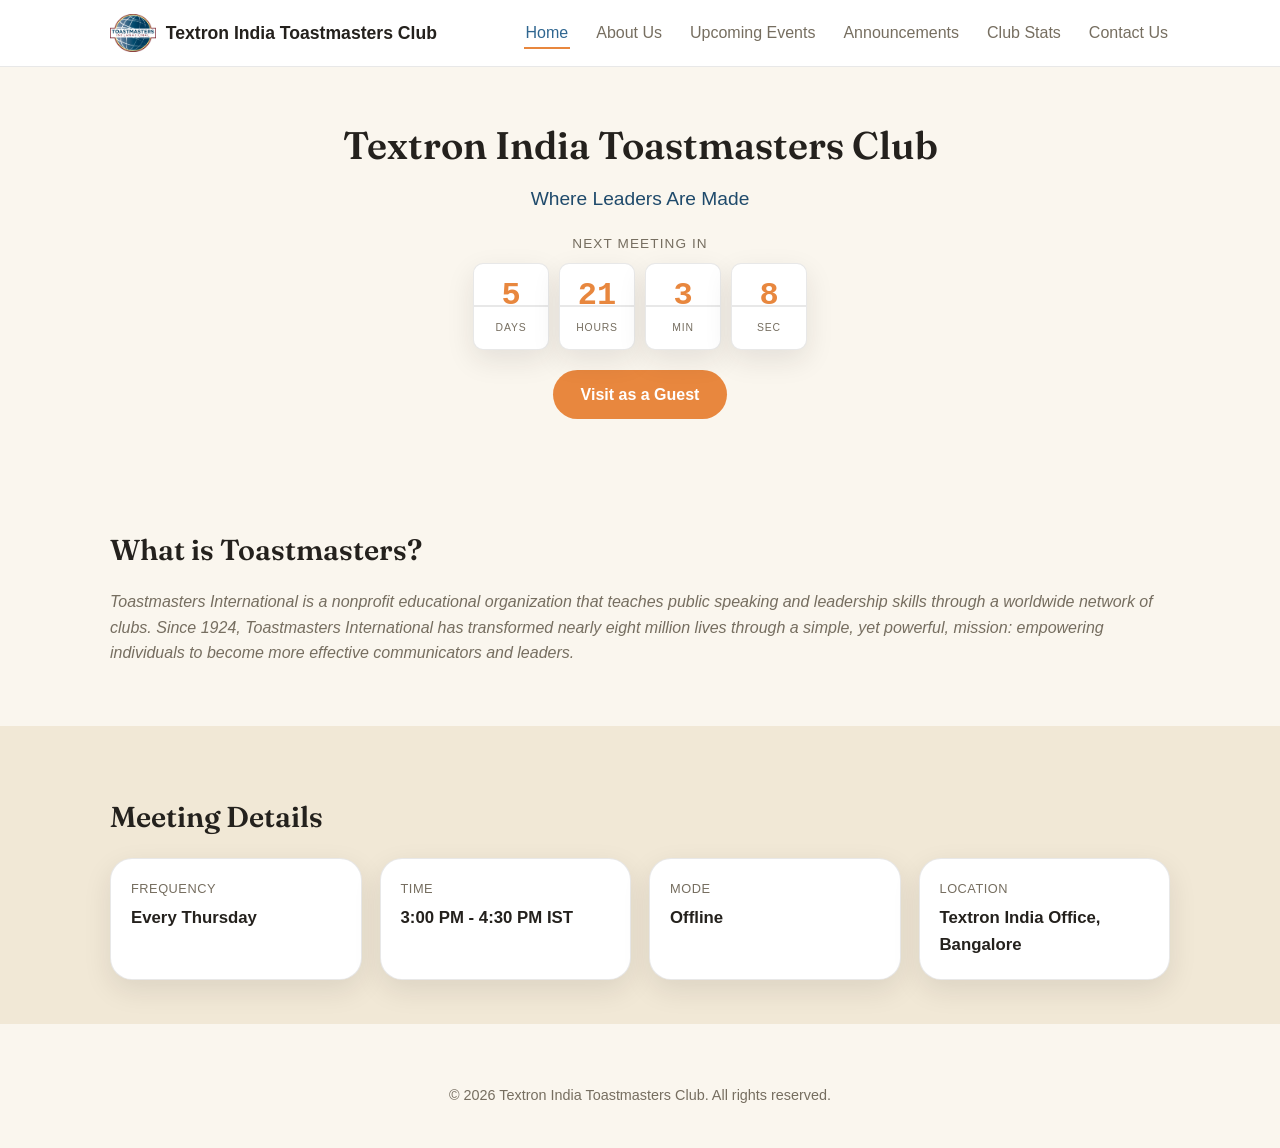
<file: index.html>
<!DOCTYPE html>
<html lang="en">
<head>
  <meta charset="UTF-8" />
  <meta name="viewport" content="width=device-width, initial-scale=1.0" />
  <title>Textron India Toastmasters Club | Home</title>
  <meta name="description" content="Textron India Toastmasters Club - building confident speakers and leaders." />
  <link rel="icon" type="image/png" href="assets/favicon.png" />
  <link rel="stylesheet" href="css/style.css" />
</head>
<body>
  <header class="site-header">
    <nav class="nav">
      <a href="index.html" class="nav-brand"><img src="assets/logo/toastmasters-logo.png" alt="Toastmasters Logo" class="logo" onerror="this.remove()" /> Textron India Toastmasters Club</a>
      <button class="nav-toggle" aria-label="Toggle navigation">&#9776;</button>
      <ul class="nav-links">
        <li><a href="index.html">Home</a></li>
        <li><a href="about.html">About Us</a></li>
        <li><a href="events.html">Upcoming Events</a></li>
        <li><a href="announcements.html">Announcements</a></li>
        <li><a href="stats.html">Club Stats</a></li>
        <li><a href="contact.html">Contact Us</a></li>
      </ul>
    </nav>
  </header>

  <main>
    <section class="hero">
      <div class="container" id="hero-content">
        <h1 id="club-name">Textron India Toastmasters Club</h1>
        <p class="tagline" id="club-tagline">Where Leaders Are Made</p>

        <p class="countdown-label" id="countdown-label">Next meeting in</p>
        <div class="countdown" id="countdown">
          <p class="loading-msg">Loading next meeting details...</p>
        </div>

        <div>
          <a href="#join" class="btn" id="guest-cta">Visit as a Guest</a>
        </div>
      </div>
    </section>

    <section>
      <div class="container">
        <h2>What is Toastmasters?</h2>
        <p id="what-is-toastmasters" class="loading-msg">Loading...</p>
      </div>
    </section>

    <section class="alt" id="join">
      <div class="container">
        <h2>Meeting Details</h2>
        <div class="meeting-details">
          <div class="detail-card">
            <div class="label">Frequency</div>
            <div class="value" id="meeting-frequency">-</div>
          </div>
          <div class="detail-card">
            <div class="label">Time</div>
            <div class="value" id="meeting-time">-</div>
          </div>
          <div class="detail-card">
            <div class="label">Mode</div>
            <div class="value" id="meeting-mode">-</div>
          </div>
          <div class="detail-card">
            <div class="label">Location</div>
            <div class="value" id="meeting-location">-</div>
          </div>
        </div>
      </div>
    </section>
  </main>

  <footer class="site-footer">
    <p>&copy; <span id="footer-year"></span> Textron India Toastmasters Club. All rights reserved.</p>
  </footer>

  <script src="js/main.js"></script>
  <script src="js/home.js"></script>
</body>
</html>
</file>
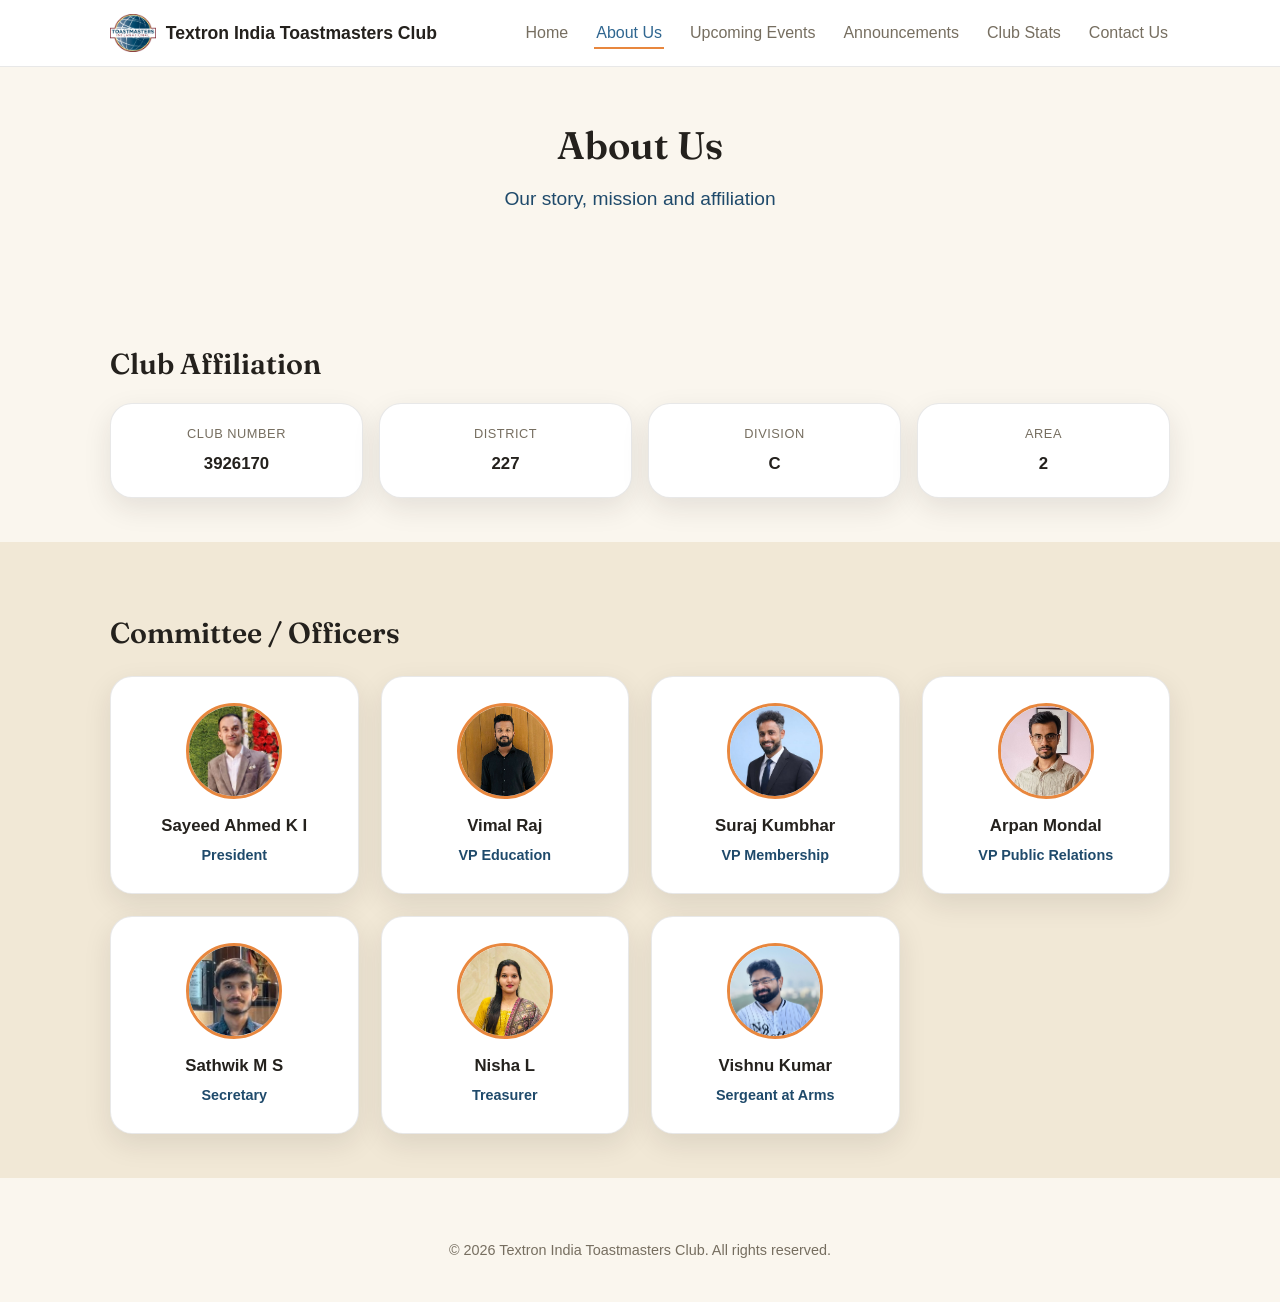
<file: about.html>
<!DOCTYPE html>
<html lang="en">
<head>
  <meta charset="UTF-8" />
  <meta name="viewport" content="width=device-width, initial-scale=1.0" />
  <title>Textron India Toastmasters Club | About Us</title>
  <meta name="description" content="Learn about the Textron India Toastmasters Club's history, mission and affiliation." />
  <link rel="icon" type="image/png" href="assets/favicon.png" />
  <link rel="stylesheet" href="css/style.css" />
</head>
<body>
  <header class="site-header">
    <nav class="nav">
      <a href="index.html" class="nav-brand"><img src="assets/logo/toastmasters-logo.png" alt="Toastmasters Logo" class="logo" onerror="this.remove()" /> Textron India Toastmasters Club</a>
      <button class="nav-toggle" aria-label="Toggle navigation">&#9776;</button>
      <ul class="nav-links">
        <li><a href="index.html">Home</a></li>
        <li><a href="about.html">About Us</a></li>
        <li><a href="events.html">Upcoming Events</a></li>
        <li><a href="announcements.html">Announcements</a></li>
        <li><a href="stats.html">Club Stats</a></li>
        <li><a href="contact.html">Contact Us</a></li>
      </ul>
    </nav>
  </header>

  <main>
    <section class="hero">
      <div class="container">
        <h1>About Us</h1>
        <p class="tagline">Our story, mission and affiliation</p>
      </div>
    </section>

    <section>
      <div class="container">
        <h2>Club Affiliation</h2>
        <div class="info-grid">
          <div class="detail-card">
            <div class="label">Club Number</div>
            <div class="value" id="club-number">-</div>
          </div>
          <div class="detail-card">
            <div class="label">District</div>
            <div class="value" id="club-district">-</div>
          </div>
          <div class="detail-card">
            <div class="label">Division</div>
            <div class="value" id="club-division">-</div>
          </div>
          <div class="detail-card">
            <div class="label">Area</div>
            <div class="value" id="club-area">-</div>
          </div>
        </div>
      </div>
    </section>

    <section class="alt">
      <div class="container">
        <h2>Committee / Officers</h2>
        <div class="officers-grid" id="officers-grid">
          <p class="loading-msg">Loading committee members...</p>
        </div>
      </div>
    </section>
  </main>

  <footer class="site-footer">
    <p>&copy; <span id="footer-year"></span> Textron India Toastmasters Club. All rights reserved.</p>
  </footer>

  <script src="js/main.js"></script>
  <script src="js/about.js"></script>
  <script src="js/committee.js"></script>
</body>
</html>
</file>
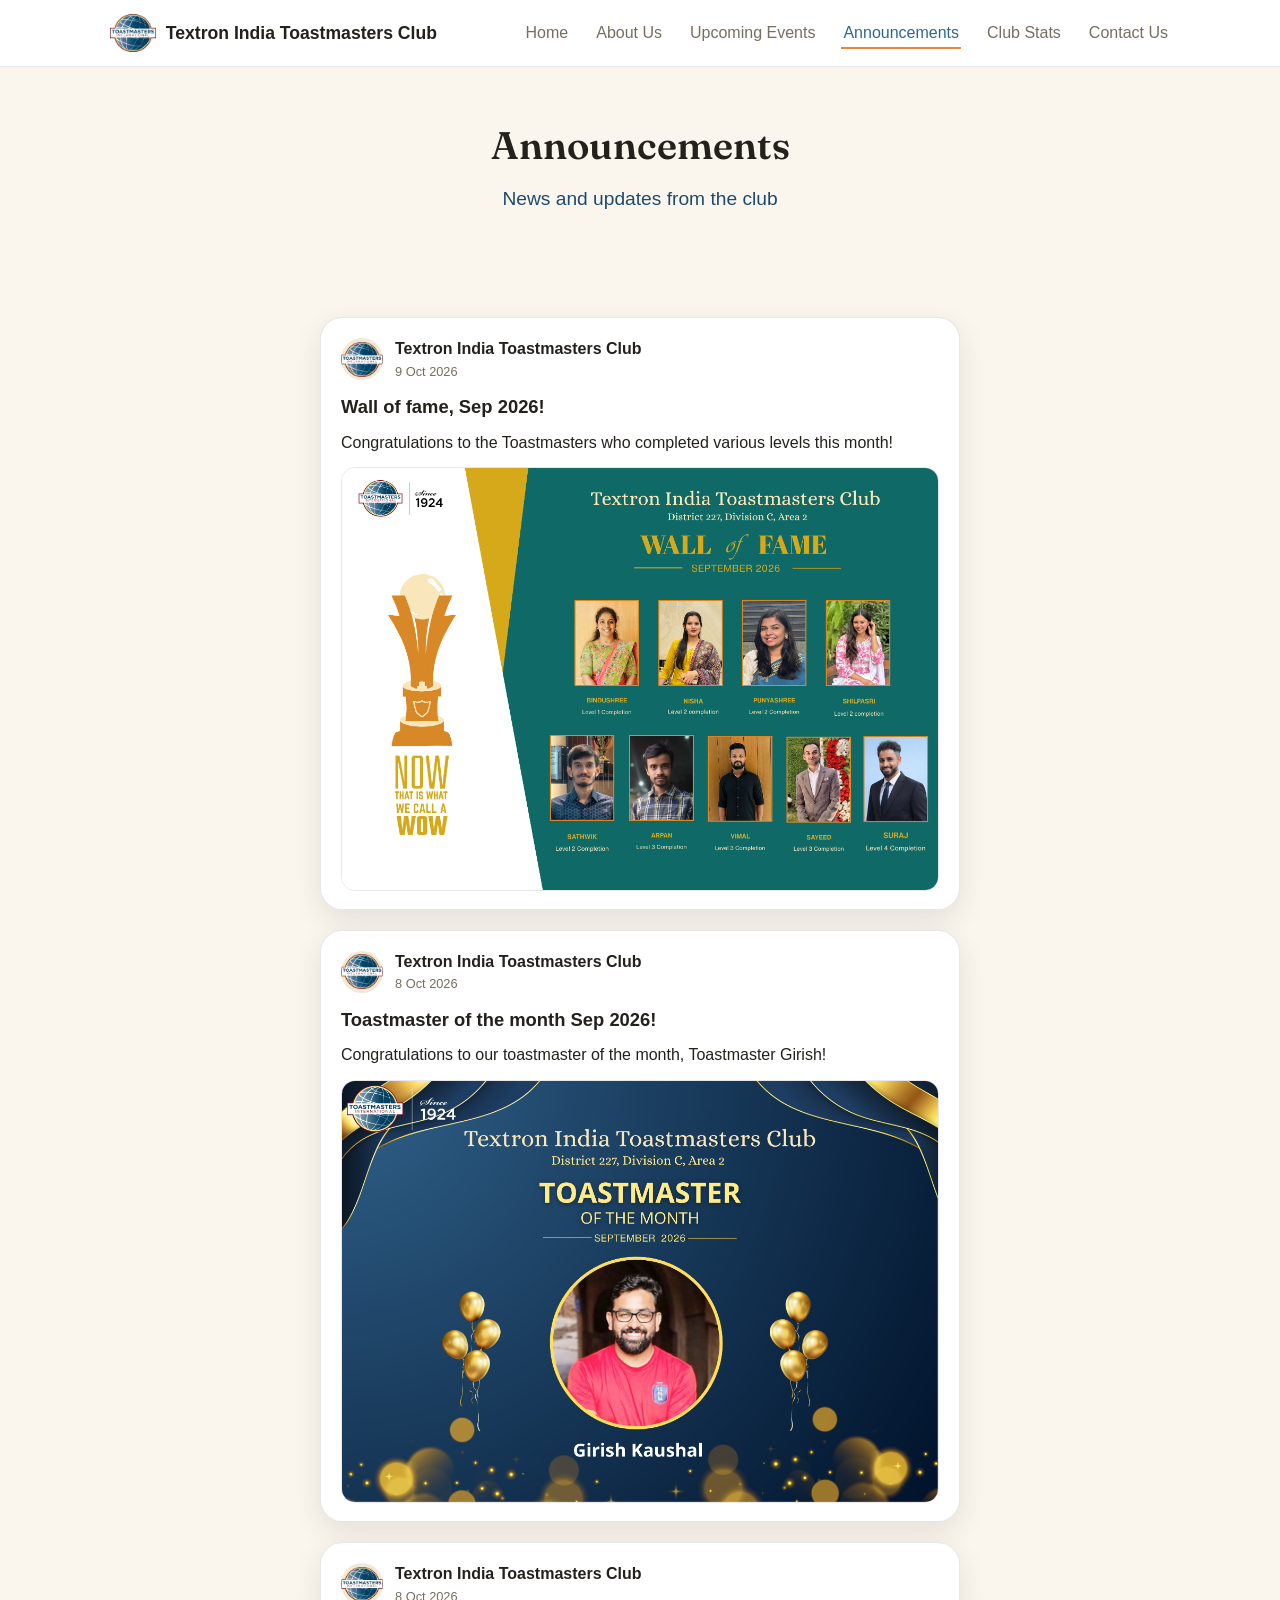
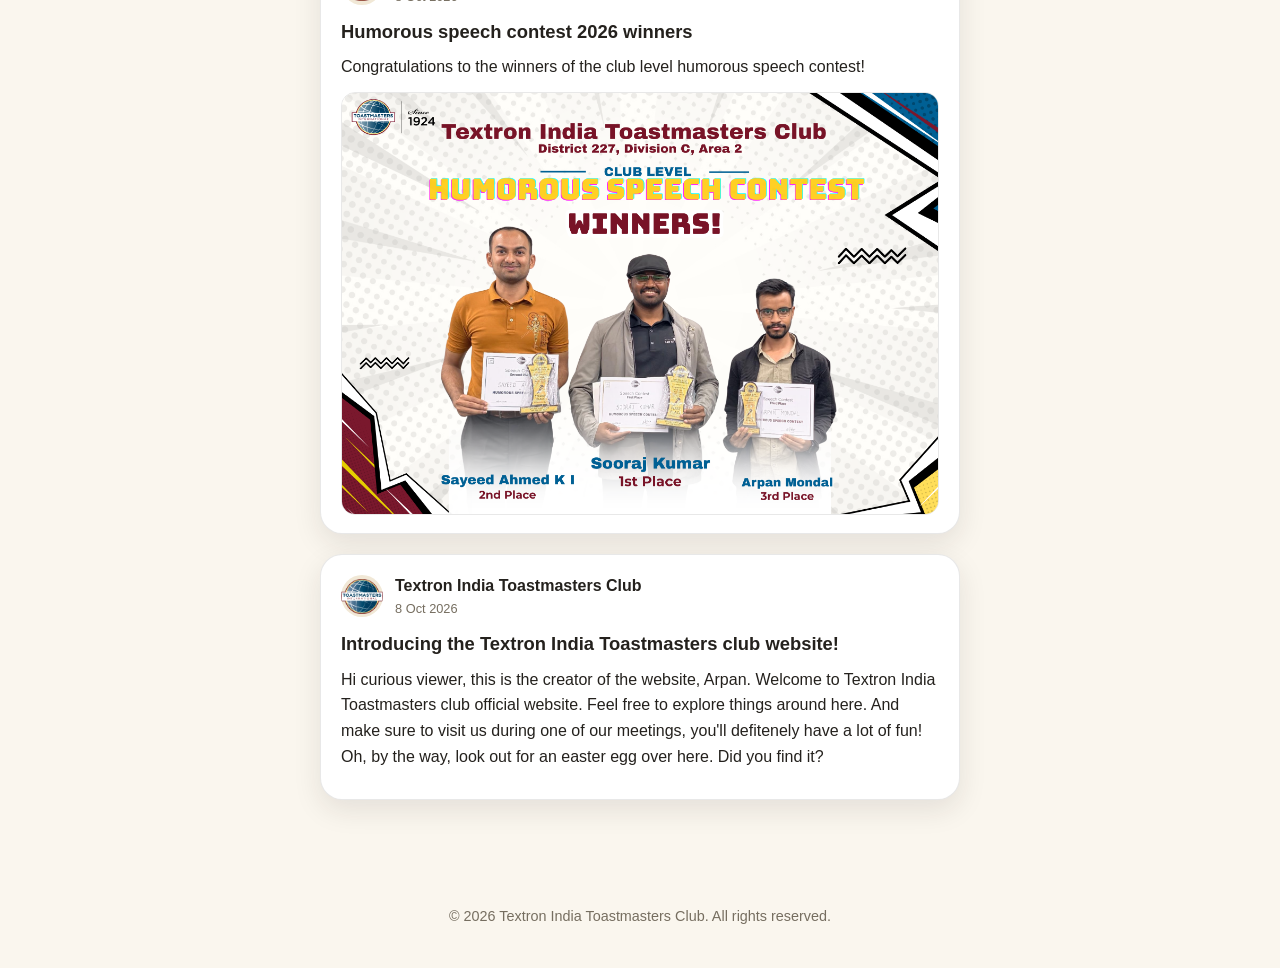
<file: announcements.html>
<!DOCTYPE html>
<html lang="en">
<head>
  <meta charset="UTF-8" />
  <meta name="viewport" content="width=device-width, initial-scale=1.0" />
  <title>Textron India Toastmasters Club | Announcements</title>
  <meta name="description" content="Latest announcements from the Textron India Toastmasters Club." />
  <link rel="icon" type="image/png" href="assets/favicon.png" />
  <link rel="stylesheet" href="css/style.css" />
</head>
<body>
  <header class="site-header">
    <nav class="nav">
      <a href="index.html" class="nav-brand"><img src="assets/logo/toastmasters-logo.png" alt="Toastmasters Logo" class="logo" onerror="this.remove()" /> Textron India Toastmasters Club</a>
      <button class="nav-toggle" aria-label="Toggle navigation">&#9776;</button>
      <ul class="nav-links">
        <li><a href="index.html">Home</a></li>
        <li><a href="about.html">About Us</a></li>
        <li><a href="events.html">Upcoming Events</a></li>
        <li><a href="announcements.html">Announcements</a></li>
        <li><a href="stats.html">Club Stats</a></li>
        <li><a href="contact.html">Contact Us</a></li>
      </ul>
    </nav>
  </header>

  <main>
    <section class="hero">
      <div class="container">
        <h1>Announcements</h1>
        <p class="tagline">News and updates from the club</p>
      </div>
    </section>

    <section>
      <div class="container">
        <div class="announcements-feed" id="announcements-feed">
          <p class="loading-msg">Loading announcements...</p>
        </div>
      </div>
    </section>
  </main>

  <footer class="site-footer">
    <p>&copy; <span id="footer-year"></span> Textron India Toastmasters Club. All rights reserved.</p>
  </footer>

  <script src="js/main.js"></script>
  <script src="js/announcements.js"></script>
</body>
</html>
</file>
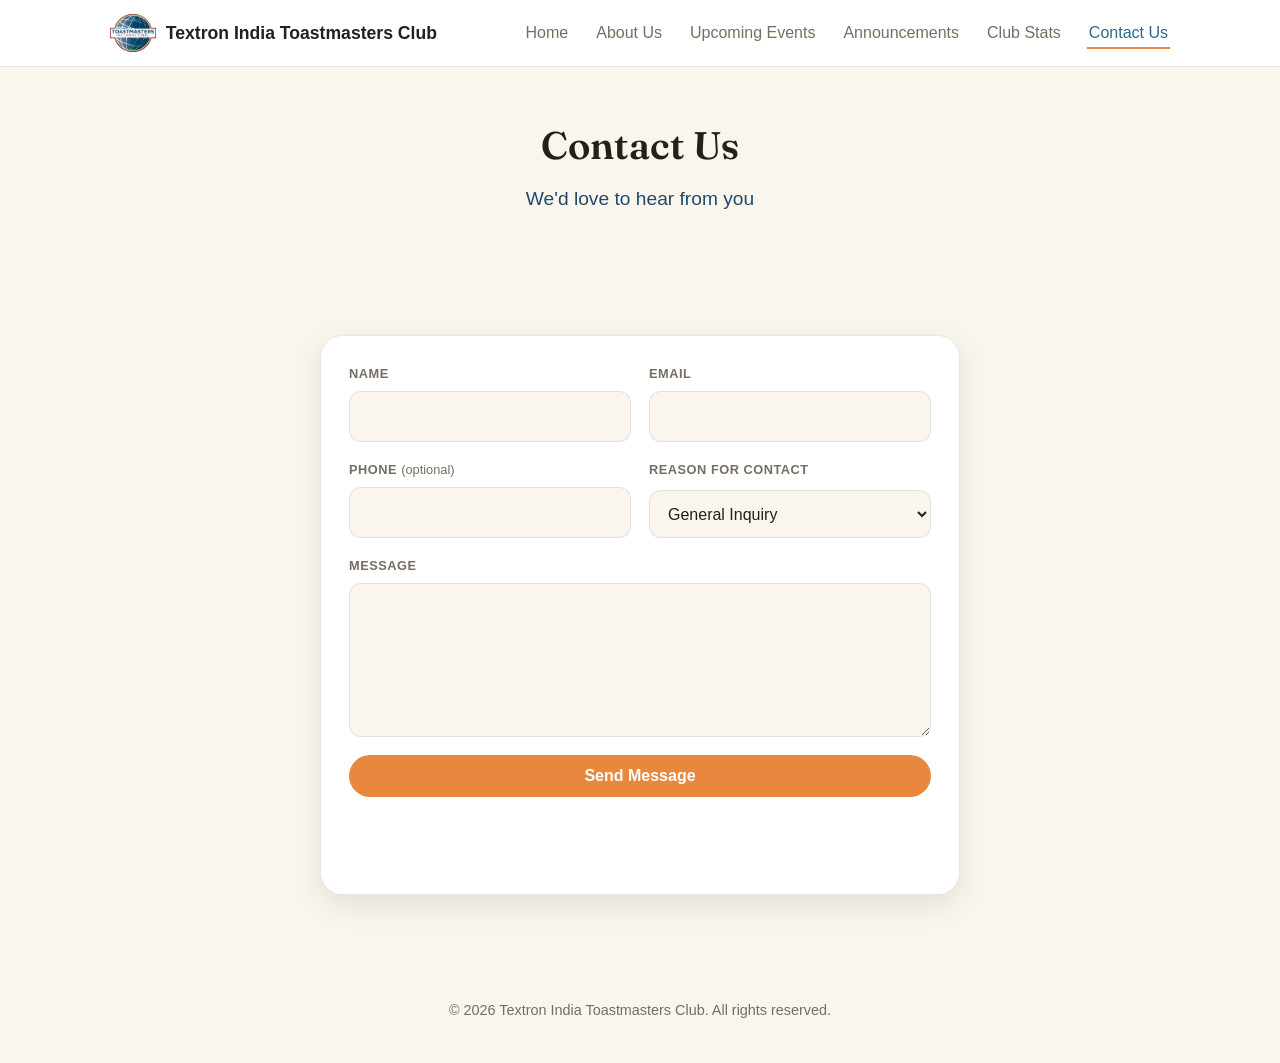
<file: contact.html>
<!DOCTYPE html>
<html lang="en">
<head>
  <meta charset="UTF-8" />
  <meta name="viewport" content="width=device-width, initial-scale=1.0" />
  <title>Textron India Toastmasters Club | Contact Us</title>
  <meta name="description" content="Get in touch with the Textron India Toastmasters Club." />
  <link rel="icon" type="image/png" href="assets/favicon.png" />
  <link rel="stylesheet" href="css/style.css" />
</head>
<body>
  <header class="site-header">
    <nav class="nav">
      <a href="index.html" class="nav-brand"><img src="assets/logo/toastmasters-logo.png" alt="Toastmasters Logo" class="logo" onerror="this.remove()" /> Textron India Toastmasters Club</a>
      <button class="nav-toggle" aria-label="Toggle navigation">&#9776;</button>
      <ul class="nav-links">
        <li><a href="index.html">Home</a></li>
        <li><a href="about.html">About Us</a></li>
        <li><a href="events.html">Upcoming Events</a></li>
        <li><a href="announcements.html">Announcements</a></li>
        <li><a href="stats.html">Club Stats</a></li>
        <li><a href="contact.html">Contact Us</a></li>
      </ul>
    </nav>
  </header>

  <main>
    <section class="hero">
      <div class="container">
        <h1>Contact Us</h1>
        <p class="tagline">We'd love to hear from you</p>
      </div>
    </section>

    <section>
      <div class="container">
        <form class="contact-form" id="contact-form" action="https://formspree.io/f/mjybqeak" method="POST">
          <div class="form-row">
            <div class="form-group">
              <label for="name">Name</label>
              <input type="text" id="name" name="name" required />
            </div>
            <div class="form-group">
              <label for="email">Email</label>
              <input type="email" id="email" name="email" required />
            </div>
          </div>
          <div class="form-row">
            <div class="form-group">
              <label for="phone">Phone <span class="optional">(optional)</span></label>
              <input type="tel" id="phone" name="phone" />
            </div>
            <div class="form-group">
              <label for="reason">Reason for contact</label>
              <select id="reason" name="reason">
                <option>General Inquiry</option>
                <option>Guest Visit / Attend a Meeting</option>
                <option>Membership Inquiry</option>
                <option>Feedback</option>
                <option>Other</option>
              </select>
            </div>
          </div>
          <div class="form-group">
            <label for="message">Message</label>
            <textarea id="message" name="message" rows="5" required></textarea>
          </div>
          <button type="submit" class="btn">Send Message</button>
          <p class="form-status" id="form-status" role="status"></p>
        </form>
      </div>
    </section>
  </main>

  <footer class="site-footer">
    <p>&copy; <span id="footer-year"></span> Textron India Toastmasters Club. All rights reserved.</p>
  </footer>

  <script src="js/main.js"></script>
  <script src="js/contact.js"></script>
</body>
</html>
</file>
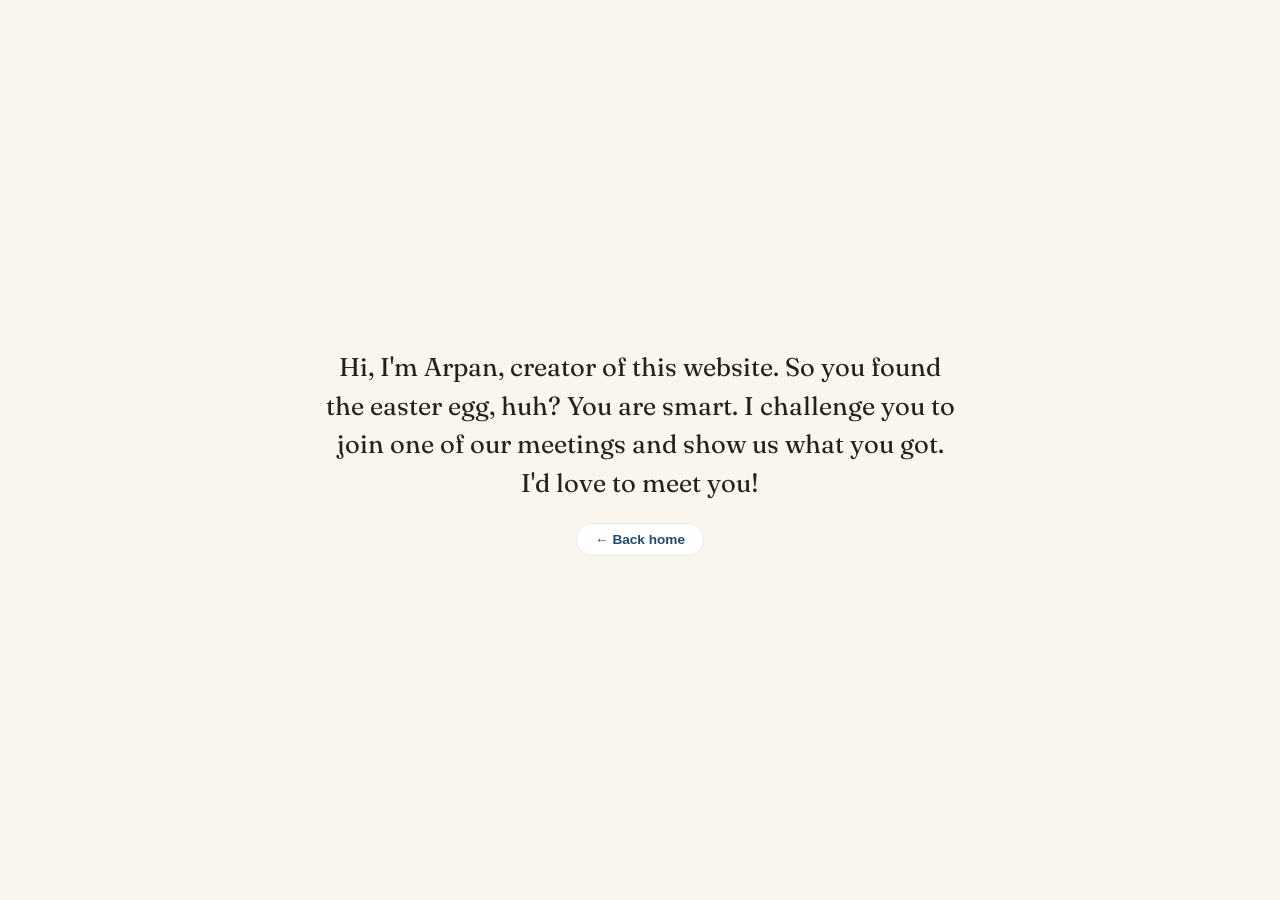
<file: secret.html>
<!DOCTYPE html>
<html lang="en">
<head>
  <meta charset="UTF-8" />
  <meta name="viewport" content="width=device-width, initial-scale=1.0" />
  <title>Textron India Toastmasters Club</title>
  <meta name="robots" content="noindex, nofollow" />
  <link rel="icon" type="image/png" href="assets/favicon.png" />
  <link rel="stylesheet" href="css/style.css" />
</head>
<body>
  <main>
    <section class="hero secret-hero">
      <div class="container">
        <p class="secret-message">
          Hi, I'm Arpan, creator of this website. So you found the easter egg,
          huh? You are smart. I challenge you to join one of our meetings and
          show us what you got. I'd love to meet you!
        </p>
        <a href="index.html" class="btn-link">&larr; Back home</a>
      </div>
    </section>
  </main>

  <script src="js/main.js"></script>
</body>
</html>
</file>
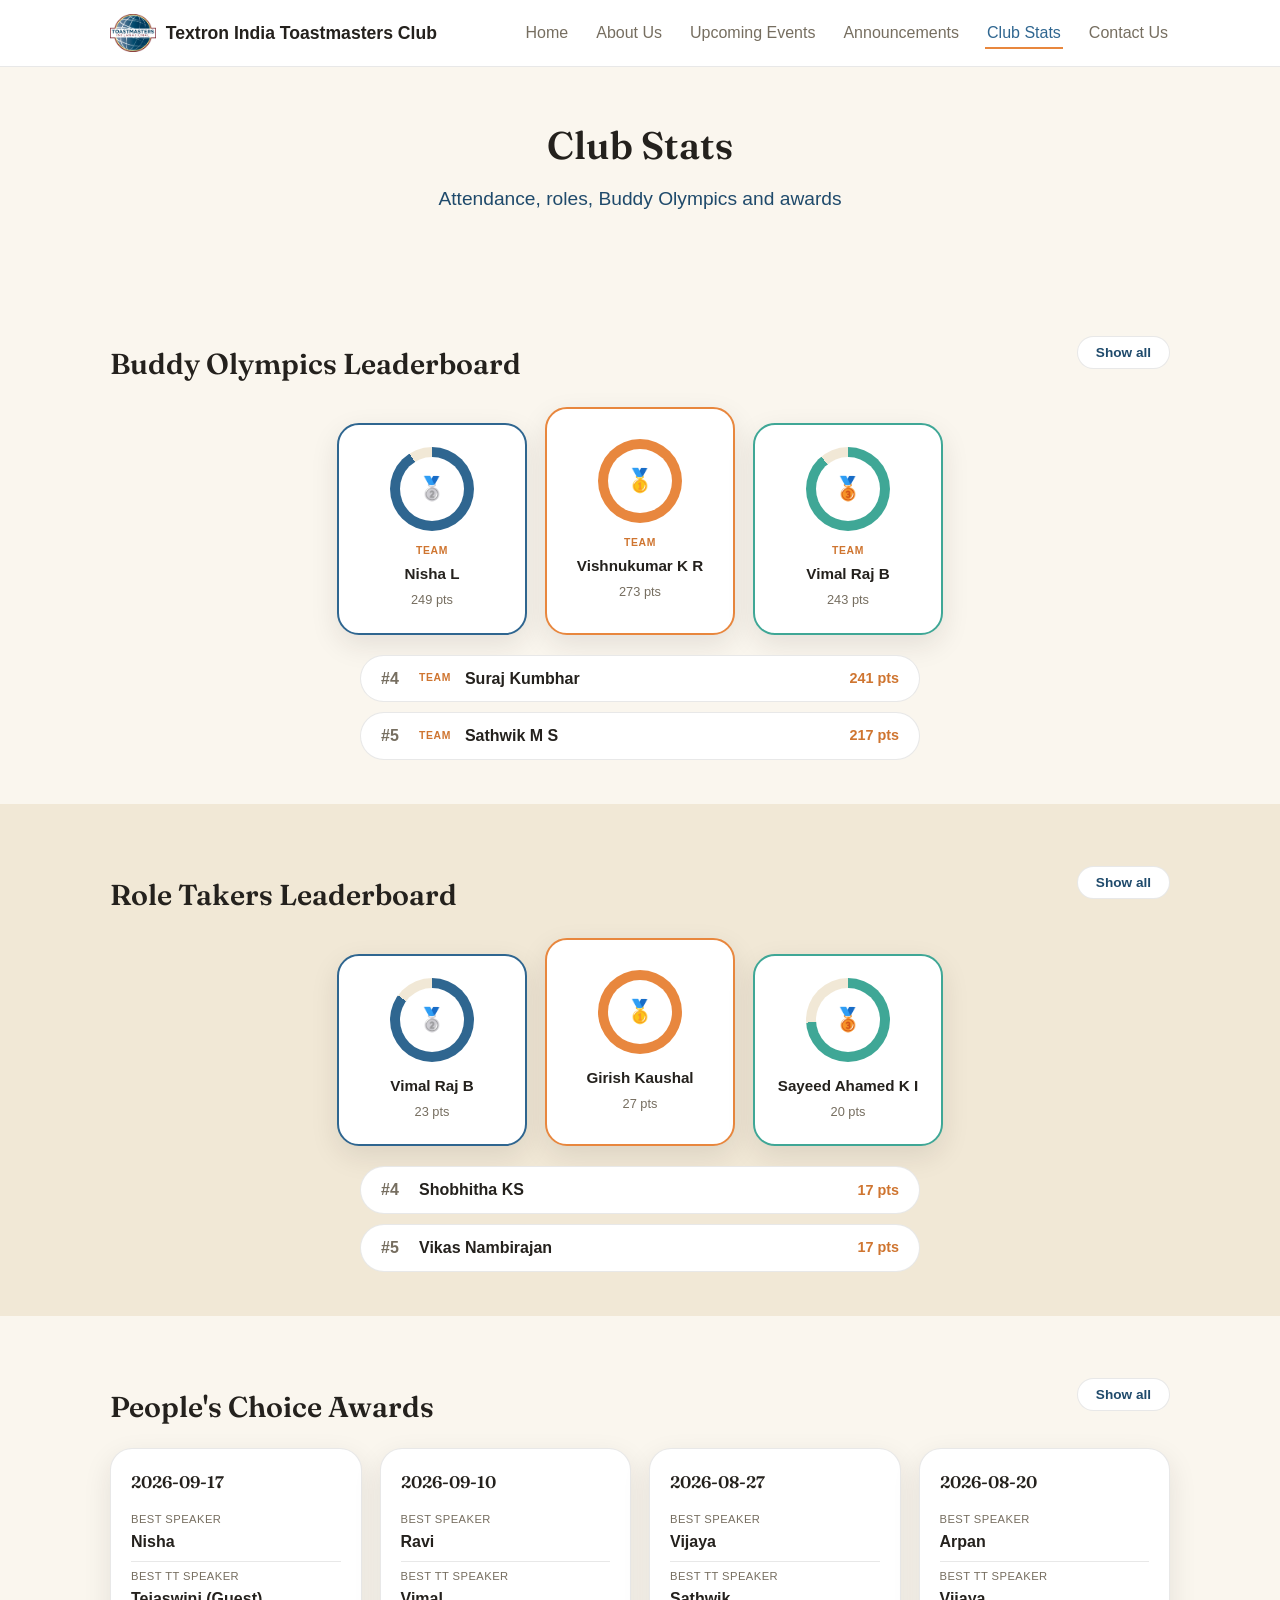
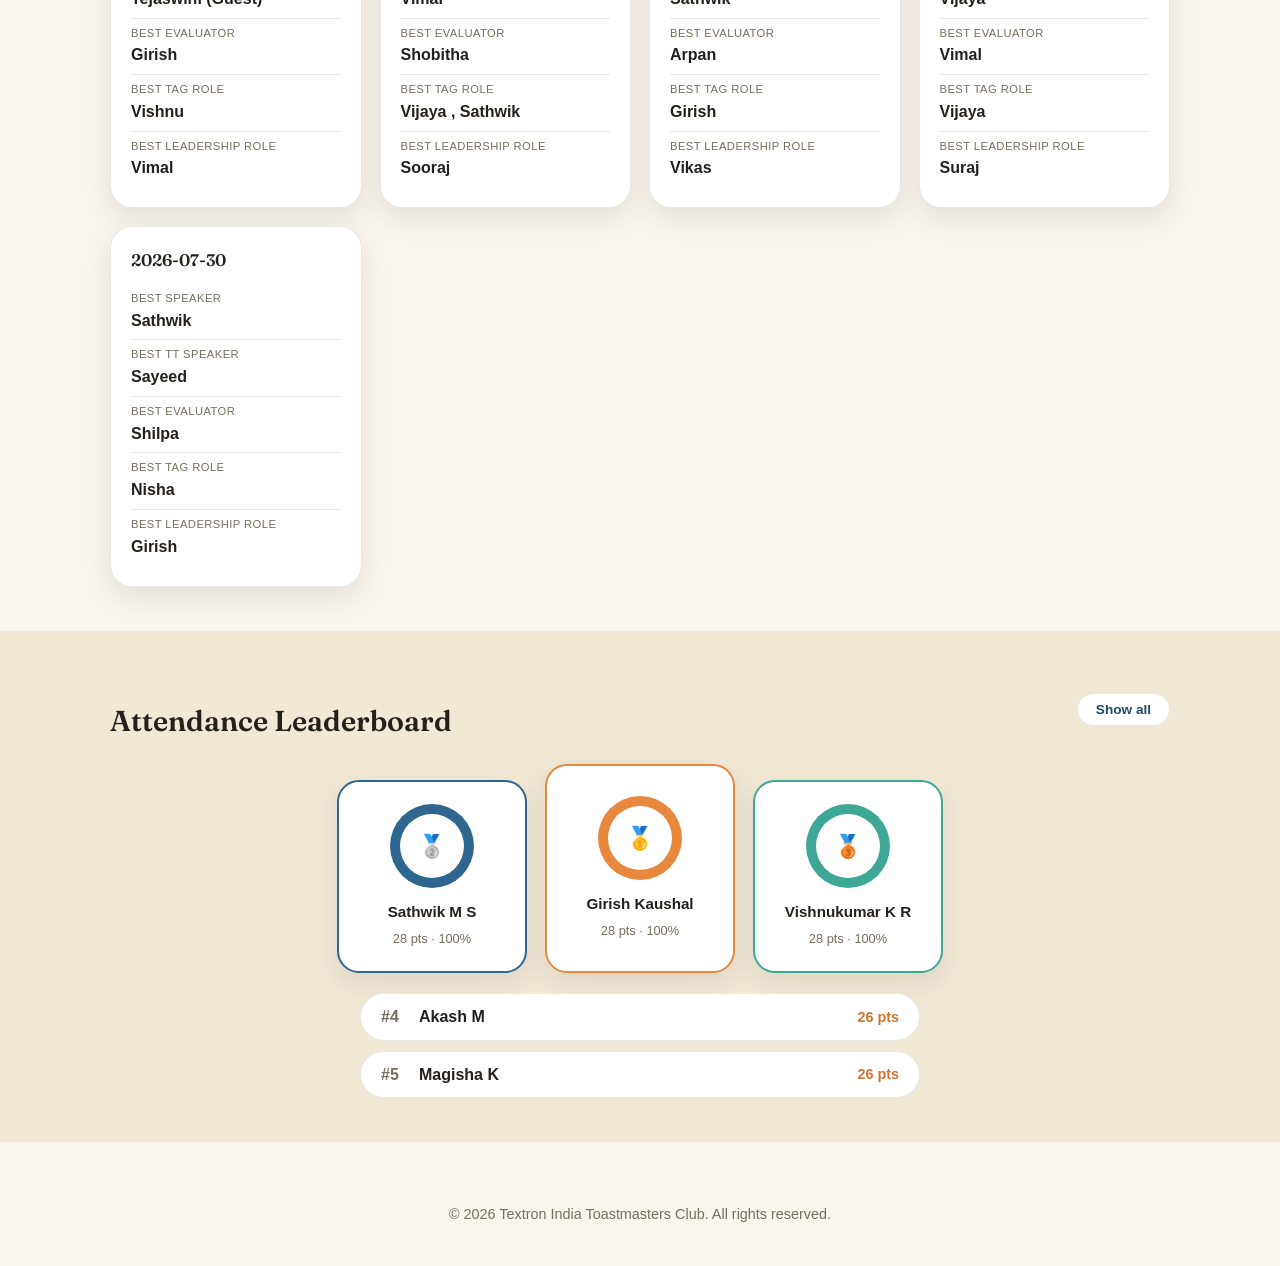
<file: stats.html>
<!DOCTYPE html>
<html lang="en">
<head>
  <meta charset="UTF-8" />
  <meta name="viewport" content="width=device-width, initial-scale=1.0" />
  <title>Textron India Toastmasters Club | Club Stats</title>
  <meta name="description" content="Attendance, role-taking, Buddy Olympics and People's Choice Award stats for the Textron India Toastmasters Club." />
  <link rel="icon" type="image/png" href="assets/favicon.png" />
  <link rel="stylesheet" href="css/style.css" />
</head>
<body>
  <header class="site-header">
    <nav class="nav">
      <a href="index.html" class="nav-brand"><img src="assets/logo/toastmasters-logo.png" alt="Toastmasters Logo" class="logo" onerror="this.remove()" /> Textron India Toastmasters Club</a>
      <button class="nav-toggle" aria-label="Toggle navigation">&#9776;</button>
      <ul class="nav-links">
        <li><a href="index.html">Home</a></li>
        <li><a href="about.html">About Us</a></li>
        <li><a href="events.html">Upcoming Events</a></li>
        <li><a href="announcements.html">Announcements</a></li>
        <li><a href="stats.html">Club Stats</a></li>
        <li><a href="contact.html">Contact Us</a></li>
      </ul>
    </nav>
  </header>

  <main>
    <section class="hero">
      <div class="container">
        <h1>Club Stats</h1>
        <p class="tagline">Attendance, roles, Buddy Olympics and awards</p>
      </div>
    </section>

    <section>
      <div class="container">
        <div class="section-head">
          <h2>Buddy Olympics Leaderboard</h2>
          <button class="btn-link" data-open-modal="buddy-olympics-modal">Show all</button>
        </div>
        <div class="chart" id="buddy-olympics-chart">
          <p class="loading-msg">Loading...</p>
        </div>
      </div>
    </section>

    <section class="alt">
      <div class="container">
        <div class="section-head">
          <h2>Role Takers Leaderboard</h2>
          <button class="btn-link" data-open-modal="role-takers-modal">Show all</button>
        </div>
        <div class="chart" id="role-takers-chart">
          <p class="loading-msg">Loading...</p>
        </div>
      </div>
    </section>

    <section>
      <div class="container">
        <div class="section-head">
          <h2>People's Choice Awards</h2>
          <button class="btn-link" data-open-modal="pca-modal">Show all</button>
        </div>
        <div class="pca-list" id="pca-list">
          <p class="loading-msg">Loading...</p>
        </div>
      </div>
    </section>

    <section class="alt">
      <div class="container">
        <div class="section-head">
          <h2>Attendance Leaderboard</h2>
          <button class="btn-link" data-open-modal="attendance-modal">Show all</button>
        </div>
        <div class="chart" id="attendance-chart">
          <p class="loading-msg">Loading...</p>
        </div>
      </div>
    </section>
  </main>

  <dialog class="modal" id="attendance-modal">
    <div class="modal-header">
      <h3>Attendance — Full List</h3>
      <button class="modal-close" data-close-modal aria-label="Close">&times;</button>
    </div>
    <div class="modal-body">
      <table class="stats-table" id="attendance-table">
        <thead>
          <tr><th>#</th><th>Name</th><th>Meetings Attended</th><th>Points</th><th>%</th></tr>
        </thead>
        <tbody></tbody>
      </table>
    </div>
  </dialog>

  <dialog class="modal" id="role-takers-modal">
    <div class="modal-header">
      <h3>Role Takers — Full List</h3>
      <button class="modal-close" data-close-modal aria-label="Close">&times;</button>
    </div>
    <div class="modal-body">
      <table class="stats-table" id="role-takers-table">
        <thead>
          <tr><th>#</th><th>Name</th><th>Role Points</th><th>Total (Attendance + Roles)</th></tr>
        </thead>
        <tbody></tbody>
      </table>
    </div>
  </dialog>

  <dialog class="modal" id="buddy-olympics-modal">
    <div class="modal-header">
      <h3>Buddy Olympics — Full List</h3>
      <button class="modal-close" data-close-modal aria-label="Close">&times;</button>
    </div>
    <div class="modal-body">
      <table class="stats-table" id="buddy-olympics-table">
        <thead>
          <tr><th>#</th><th>Team</th><th>Points</th></tr>
        </thead>
        <tbody></tbody>
      </table>
    </div>
  </dialog>

  <dialog class="modal" id="pca-modal">
    <div class="modal-header">
      <h3>People's Choice Awards — Full List</h3>
      <button class="modal-close" data-close-modal aria-label="Close">&times;</button>
    </div>
    <div class="modal-body">
      <div class="pca-list" id="pca-list-full"></div>
    </div>
  </dialog>

  <footer class="site-footer">
    <p>&copy; <span id="footer-year"></span> Textron India Toastmasters Club. All rights reserved.</p>
  </footer>

  <script src="js/main.js"></script>
  <script src="js/stats.js"></script>
</body>
</html>
</file>
<file: css/style.css>
/* ---------- Variables ---------- */
@import url("https://fonts.googleapis.com/css2?family=Fraunces:opsz,wght@9..144,600&display=swap");

:root {
  --cream: #faf6ee;
  --cream-soft: #f1e8d6;
  --card-bg: #ffffff;
  --ink: #24211d;
  --text-muted: #766e60;
  --blue: #2f6690;
  --blue-dark: #1f4a6b;
  --orange: #e8873e;
  --orange-dark: #cf7530;
  --border: rgba(36, 33, 29, 0.1);
  --radius: 22px;
  --radius-pill: 999px;
  --shadow: 0 10px 28px rgba(36, 33, 29, 0.1);
  --font-serif: "Fraunces", Georgia, serif;
  --max-width: 1100px;
}

* {
  box-sizing: border-box;
}

html {
  scroll-behavior: smooth;
}

body {
  margin: 0;
  font-family: "Segoe UI", Roboto, Helvetica, Arial, sans-serif;
  color: var(--ink);
  line-height: 1.6;
  background: var(--cream);
  min-height: 100vh;
}

img {
  max-width: 100%;
  display: block;
}

a {
  color: var(--blue);
  text-decoration: none;
}

a:hover {
  text-decoration: underline;
}

.container {
  max-width: var(--max-width);
  margin: 0 auto;
  padding: 0 20px;
}

/* ---------- Card helper ---------- */
.site-header,
.detail-card,
.officer-card {
  background: var(--card-bg);
  border: 1px solid var(--border);
}

/* ---------- Header / Nav ---------- */
.site-header {
  position: sticky;
  top: 0;
  z-index: 100;
  border-left: none;
  border-right: none;
  border-top: none;
}

.nav {
  display: flex;
  align-items: center;
  justify-content: space-between;
  padding: 14px 20px;
  max-width: var(--max-width);
  margin: 0 auto;
}

.nav-brand {
  display: flex;
  align-items: center;
  gap: 10px;
  font-weight: 700;
  font-size: 1.1rem;
  color: var(--ink);
}

.nav-brand:hover {
  text-decoration: none;
}

.logo {
  height: 38px;
  width: auto;
}

.nav-links {
  display: flex;
  gap: 24px;
  list-style: none;
  margin: 0;
  padding: 0;
}

.nav-links a {
  color: var(--text-muted);
  font-weight: 500;
  padding: 6px 2px;
  border-bottom: 2px solid transparent;
}

.nav-links a:hover,
.nav-links a.active {
  color: var(--blue);
  border-bottom-color: var(--orange);
  text-decoration: none;
}

.nav-toggle {
  display: none;
  background: none;
  border: none;
  font-size: 1.6rem;
  cursor: pointer;
  color: var(--ink);
}

@media (max-width: 720px) {
  .nav-toggle {
    display: block;
  }

  .nav-links {
    position: absolute;
    top: 100%;
    left: 0;
    right: 0;
    background: var(--card-bg);
    flex-direction: column;
    gap: 0;
    display: none;
    border-bottom: 1px solid var(--border);
  }

  .nav-links.open {
    display: flex;
  }

  .nav-links li {
    border-top: 1px solid var(--border);
  }

  .nav-links a {
    display: block;
    padding: 14px 20px;
  }
}

/* ---------- Hero ---------- */
.hero {
  text-align: center;
  padding: 48px 20px 40px;
}

.hero h1 {
  font-size: 2.4rem;
  margin: 0 0 8px;
  font-family: var(--font-serif);
  font-weight: 600;
  color: var(--ink);
}

.hero p.tagline {
  font-size: 1.2rem;
  color: var(--blue-dark);
  margin: 0 0 18px;
}

.month-picker {
  display: inline-flex;
  align-items: center;
  gap: 10px;
  background: var(--card-bg);
  border: 1px solid var(--border);
  border-radius: var(--radius-pill);
  padding: 8px 18px;
  box-shadow: var(--shadow);
}

.month-picker label {
  font-size: 0.8rem;
  text-transform: uppercase;
  letter-spacing: 0.04em;
  color: var(--text-muted);
  font-weight: 600;
}

.month-picker select {
  border: none;
  background: transparent;
  font-weight: 700;
  color: var(--ink);
  font-size: 0.95rem;
  cursor: pointer;
}

.countdown-label {
  text-transform: uppercase;
  letter-spacing: 0.08em;
  font-size: 0.85rem;
  color: var(--text-muted);
  margin-bottom: 8px;
}

.btn {
  display: inline-block;
  background: var(--orange);
  color: #fff;
  font-weight: 700;
  padding: 12px 28px;
  border-radius: var(--radius-pill);
  border: none;
  cursor: pointer;
  font-size: 1rem;
}

.btn:hover {
  background: var(--orange-dark);
  text-decoration: none;
}

/* ---------- Countdown (flip clock) ---------- */
.countdown {
  display: flex;
  justify-content: center;
  gap: 10px;
  margin: 8px 0 20px;
  flex-wrap: wrap;
}

.countdown-box {
  position: relative;
  background: var(--card-bg);
  border: 1px solid var(--border);
  border-radius: 10px;
  padding: 16px 16px 12px;
  min-width: 76px;
  box-shadow: var(--shadow);
  overflow: hidden;
}

/* the crease down the middle, like a real flip-clock tile */
.countdown-box::before {
  content: "";
  position: absolute;
  top: 50%;
  left: 0;
  right: 0;
  height: 2px;
  background: var(--border);
  transform: translateY(-50%);
}

.countdown-box .num {
  position: relative;
  font-family: "Courier New", monospace;
  font-size: 2rem;
  font-weight: 700;
  display: block;
  line-height: 1;
  color: var(--orange);
}

.countdown-box .label {
  position: relative;
  font-size: 0.65rem;
  text-transform: uppercase;
  letter-spacing: 0.08em;
  color: var(--text-muted);
  margin-top: 8px;
  display: block;
}

.happening-now {
  display: inline-block;
  background: var(--orange);
  color: #fff;
  font-weight: 700;
  font-size: 1.1rem;
  padding: 14px 28px;
  border-radius: var(--radius-pill);
  box-shadow: var(--shadow);
}

/* ---------- Sections ---------- */
section {
  padding: 44px 0;
}

section.alt {
  background: var(--cream-soft);
}

h2 {
  font-family: var(--font-serif);
  font-size: 1.8rem;
  font-weight: 600;
  color: var(--ink);
  margin-bottom: 16px;
}

.meeting-details {
  display: grid;
  grid-template-columns: repeat(auto-fit, minmax(200px, 1fr));
  gap: 18px;
  margin-top: 18px;
}

.detail-card {
  border-radius: var(--radius);
  padding: 20px;
  box-shadow: var(--shadow);
}

.detail-card .label {
  font-size: 0.8rem;
  text-transform: uppercase;
  color: var(--text-muted);
  letter-spacing: 0.04em;
  margin-bottom: 6px;
}

.detail-card .value {
  font-weight: 600;
  font-size: 1.05rem;
}

/* ---------- Contact form ---------- */
.contact-form {
  max-width: 640px;
  margin: 18px auto 0;
  background: var(--card-bg);
  border: 1px solid var(--border);
  border-radius: var(--radius);
  padding: 28px;
  box-shadow: var(--shadow);
  display: grid;
  gap: 18px;
}

.form-row {
  display: grid;
  grid-template-columns: 1fr 1fr;
  gap: 18px;
}

@media (max-width: 560px) {
  .form-row {
    grid-template-columns: 1fr;
  }
}

.form-group {
  display: grid;
  gap: 6px;
}

.form-group label {
  font-size: 0.8rem;
  text-transform: uppercase;
  letter-spacing: 0.04em;
  color: var(--text-muted);
  font-weight: 600;
}

.form-group label .optional {
  text-transform: none;
  font-weight: 400;
  letter-spacing: normal;
}

.form-group input,
.form-group textarea,
.form-group select {
  font: inherit;
  padding: 12px 14px;
  border: 1px solid var(--border);
  border-radius: 12px;
  background: var(--cream);
  color: var(--ink);
  resize: vertical;
}

.form-group select {
  cursor: pointer;
}

.form-group input:focus,
.form-group textarea:focus,
.form-group select:focus {
  outline: 2px solid var(--blue);
  outline-offset: 1px;
}

.form-status {
  font-weight: 600;
  min-height: 1.2em;
}

.form-status.success {
  color: #2f7a4d;
}

.form-status.error {
  color: #b3261e;
}

/* ---------- About page grid ---------- */
.info-grid {
  display: grid;
  grid-template-columns: repeat(auto-fit, minmax(150px, 1fr));
  gap: 16px;
  margin-top: 16px;
}

.info-grid .detail-card {
  text-align: center;
}

/* ---------- Committee cards ---------- */
.officers-grid {
  display: grid;
  grid-template-columns: repeat(auto-fit, minmax(220px, 1fr));
  gap: 22px;
  margin-top: 20px;
}

.officer-card {
  border-radius: var(--radius);
  text-align: center;
  padding: 26px 18px;
  box-shadow: var(--shadow);
}

.officer-photo {
  width: 96px;
  height: 96px;
  border-radius: 50%;
  margin: 0 auto 14px;
  object-fit: cover;
  border: 3px solid var(--orange);
}

.officer-photo.initials {
  display: flex;
  align-items: center;
  justify-content: center;
  background: var(--blue);
  color: #fff;
  font-weight: 700;
  font-size: 1.4rem;
}

.officer-card h3 {
  margin: 0 0 4px;
  font-size: 1.05rem;
}

.officer-card .role {
  color: var(--blue-dark);
  font-weight: 600;
  font-size: 0.9rem;
}

/* ---------- Section head + Show all button ---------- */
.section-head {
  display: flex;
  align-items: center;
  justify-content: space-between;
  gap: 12px;
  flex-wrap: wrap;
}

.section-head h2 {
  margin-bottom: 0;
}

.btn-link {
  background: var(--card-bg);
  border: 1px solid var(--border);
  color: var(--blue-dark);
  font-weight: 600;
  font-size: 0.85rem;
  padding: 8px 18px;
  border-radius: var(--radius-pill);
  cursor: pointer;
}

.btn-link:hover {
  background: var(--cream-soft);
}

/* ---------- Leaderboards (podium + rings) ---------- */
.chart {
  margin-top: 20px;
}

.podium {
  display: flex;
  align-items: flex-end;
  justify-content: center;
  gap: 18px;
  flex-wrap: wrap;
}

.podium-card {
  background: var(--card-bg);
  border: 2px solid var(--orange);
  border-radius: var(--radius);
  box-shadow: var(--shadow);
  padding: 22px 16px;
  width: 190px;
  text-align: center;
}

.podium-card.rank-1 {
  order: 2;
  padding-top: 30px;
  padding-bottom: 30px;
}

.podium-card.rank-2 {
  order: 1;
}

.podium-card.rank-3 {
  order: 3;
}

.ring {
  width: 84px;
  height: 84px;
  border-radius: 50%;
  margin: 0 auto 12px;
  display: flex;
  align-items: center;
  justify-content: center;
}

.ring-inner {
  width: 64px;
  height: 64px;
  border-radius: 50%;
  background: var(--card-bg);
  display: flex;
  align-items: center;
  justify-content: center;
  font-size: 1.4rem;
  font-weight: 700;
  color: var(--ink);
}

.podium-kicker {
  font-size: 0.65rem;
  font-weight: 700;
  text-transform: uppercase;
  letter-spacing: 0.06em;
  color: var(--orange-dark);
  margin-bottom: 2px;
}

.podium-name {
  font-weight: 700;
  font-size: 0.95rem;
  overflow: hidden;
  text-overflow: ellipsis;
  white-space: nowrap;
}

.podium-value {
  color: var(--text-muted);
  font-size: 0.8rem;
  margin-top: 4px;
}

.rest-list {
  max-width: 560px;
  margin: 20px auto 0;
  display: flex;
  flex-direction: column;
  gap: 10px;
}

.rest-row {
  display: flex;
  align-items: center;
  gap: 14px;
  background: var(--card-bg);
  border: 1px solid var(--border);
  border-radius: var(--radius-pill);
  padding: 10px 20px;
}

.rest-rank {
  font-weight: 700;
  color: var(--text-muted);
  width: 24px;
  flex-shrink: 0;
}

.rest-kicker {
  font-size: 0.65rem;
  font-weight: 700;
  text-transform: uppercase;
  letter-spacing: 0.06em;
  color: var(--orange-dark);
  flex-shrink: 0;
}

.rest-name {
  flex: 1;
  font-weight: 600;
  overflow: hidden;
  text-overflow: ellipsis;
  white-space: nowrap;
}

.rest-value {
  color: var(--orange-dark);
  font-weight: 700;
  font-size: 0.9rem;
}

/* ---------- Stats tables (used inside modals) ---------- */
.stats-table {
  width: 100%;
  border-collapse: collapse;
  min-width: 480px;
}

.stats-table th,
.stats-table td {
  text-align: left;
  padding: 12px 18px;
  border-bottom: 1px solid var(--border);
  white-space: nowrap;
}

.stats-table th {
  color: var(--text-muted);
  text-transform: uppercase;
  font-size: 0.75rem;
  letter-spacing: 0.04em;
}

.stats-table tbody tr:last-child td {
  border-bottom: none;
}

.stats-table tbody tr:nth-child(-n + 3) td:first-child {
  color: var(--orange);
  font-weight: 700;
}

/* ---------- People's Choice Awards ---------- */
.pca-list {
  display: grid;
  grid-template-columns: repeat(auto-fit, minmax(240px, 1fr));
  gap: 18px;
  margin-top: 18px;
}

.pca-card {
  text-align: left;
  background: var(--card-bg);
  border: 1px solid var(--border);
  border-radius: var(--radius);
  box-shadow: var(--shadow);
  padding: 20px;
}

.pca-date {
  font-family: var(--font-serif);
  font-weight: 600;
  font-size: 1.05rem;
}

.pca-awards {
  list-style: none;
  margin: 10px 0 0;
  padding: 0;
}

.pca-awards li {
  padding: 6px 0;
  border-top: 1px solid var(--border);
  font-weight: 600;
}

.pca-awards li:first-child {
  border-top: none;
}

.pca-awards .label {
  display: block;
  font-size: 0.7rem;
  text-transform: uppercase;
  letter-spacing: 0.04em;
  color: var(--text-muted);
  font-weight: 500;
}

/* ---------- Modals ---------- */
.modal {
  border: none;
  border-radius: var(--radius);
  box-shadow: var(--shadow);
  padding: 0;
  width: min(720px, 92vw);
  max-height: 82vh;
}

.modal::backdrop {
  background: rgba(36, 33, 29, 0.5);
}

.modal-header {
  display: flex;
  align-items: center;
  justify-content: space-between;
  padding: 18px 22px;
  border-bottom: 1px solid var(--border);
}

.modal-header h3 {
  font-family: var(--font-serif);
  margin: 0;
}

.modal-close {
  background: none;
  border: none;
  font-size: 1.4rem;
  line-height: 1;
  cursor: pointer;
  color: var(--text-muted);
}

.modal-close:hover {
  color: var(--ink);
}

.modal-body {
  padding: 18px 22px 22px;
  overflow: auto;
  max-height: calc(82vh - 64px);
}

.modal-body .pca-list {
  margin-top: 0;
}

/* ---------- Upcoming Events ---------- */
.events-grid {
  display: grid;
  grid-template-columns: repeat(auto-fit, minmax(300px, 1fr));
  gap: 24px;
  margin-top: 20px;
}

.event-card {
  background: var(--card-bg);
  border: 1px solid var(--border);
  border-radius: var(--radius);
  box-shadow: var(--shadow);
  overflow: hidden;
  cursor: pointer;
  transition: transform 0.15s ease;
}

.event-card:hover {
  transform: translateY(-4px);
}

.event-poster {
  width: 100%;
  aspect-ratio: 297 / 210;
  object-fit: contain;
  background: var(--cream-soft);
}

.event-meta {
  display: flex;
  justify-content: space-between;
  align-items: center;
  gap: 10px;
  padding: 14px 18px;
  border-top: 1px solid var(--border);
}

.event-date {
  font-size: 0.8rem;
  color: var(--blue-dark);
  font-weight: 600;
  white-space: nowrap;
}

.event-title {
  font-weight: 700;
  overflow: hidden;
  text-overflow: ellipsis;
  white-space: nowrap;
}

.modal-lightbox {
  width: min(900px, 94vw);
}

.modal-lightbox .modal-body {
  padding: 18px;
  display: flex;
  justify-content: center;
}

.modal-lightbox img {
  max-width: 100%;
  max-height: 76vh;
  border-radius: 8px;
}

/* ---------- Announcements ---------- */
.announcements-feed {
  max-width: 640px;
  margin: 0 auto;
  display: flex;
  flex-direction: column;
  gap: 20px;
}

.post-card {
  background: var(--card-bg);
  border: 1px solid var(--border);
  border-radius: var(--radius);
  box-shadow: var(--shadow);
  padding: 18px 20px;
}

.post-header {
  display: flex;
  align-items: center;
  gap: 12px;
  margin-bottom: 10px;
}

.post-avatar {
  width: 42px;
  height: 42px;
  border-radius: 50%;
  object-fit: contain;
  background: var(--cream-soft);
}

.post-author {
  font-weight: 700;
}

.post-date {
  font-size: 0.8rem;
  color: var(--text-muted);
}

.post-title {
  margin: 0 0 8px;
  font-size: 1.15rem;
}

.post-text {
  white-space: pre-line;
  margin: 0 0 12px;
}

.post-image {
  display: block;
  width: 100%;
  border-radius: 14px;
  border: 1px solid var(--border);
}

/* ---------- Footer ---------- */
.site-footer {
  text-align: center;
  padding: 26px 20px;
  font-size: 0.9rem;
  color: var(--text-muted);
  margin-top: 20px;
}

.site-footer a {
  color: var(--blue-dark);
}

/* ---------- Utility ---------- */
.text-center {
  text-align: center;
}

.loading-msg {
  color: var(--text-muted);
  font-style: italic;
}

/* hidden easter egg link - looks like plain text on purpose */
.easter-egg {
  color: inherit;
  text-decoration: none;
  cursor: pointer;
}

/* ---------- Secret page ---------- */
.secret-hero {
  min-height: 100vh;
  display: flex;
  align-items: center;
  justify-content: center;
  padding: 20px;
}

.secret-message {
  font-family: var(--font-serif);
  font-size: 1.6rem;
  line-height: 1.5;
  color: var(--ink);
  max-width: 640px;
  margin: 0 auto 24px;
}
</file>
